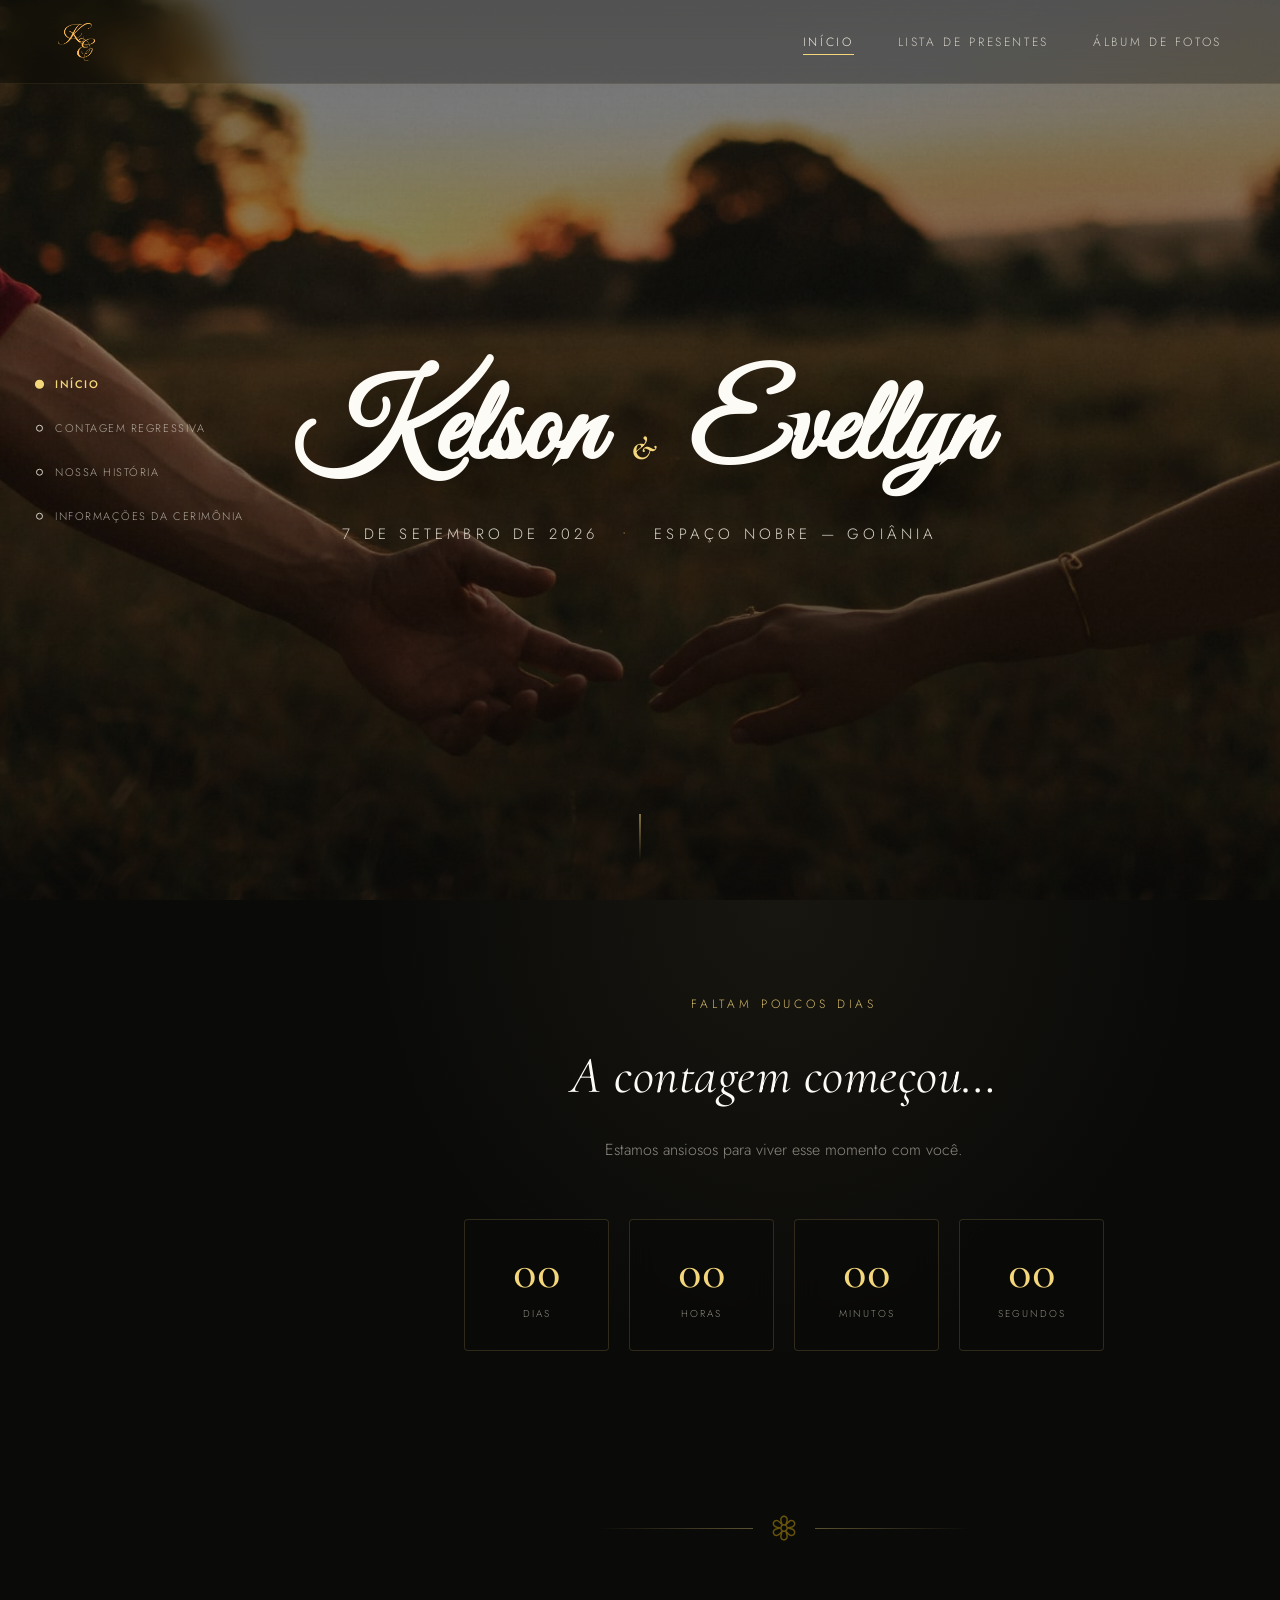
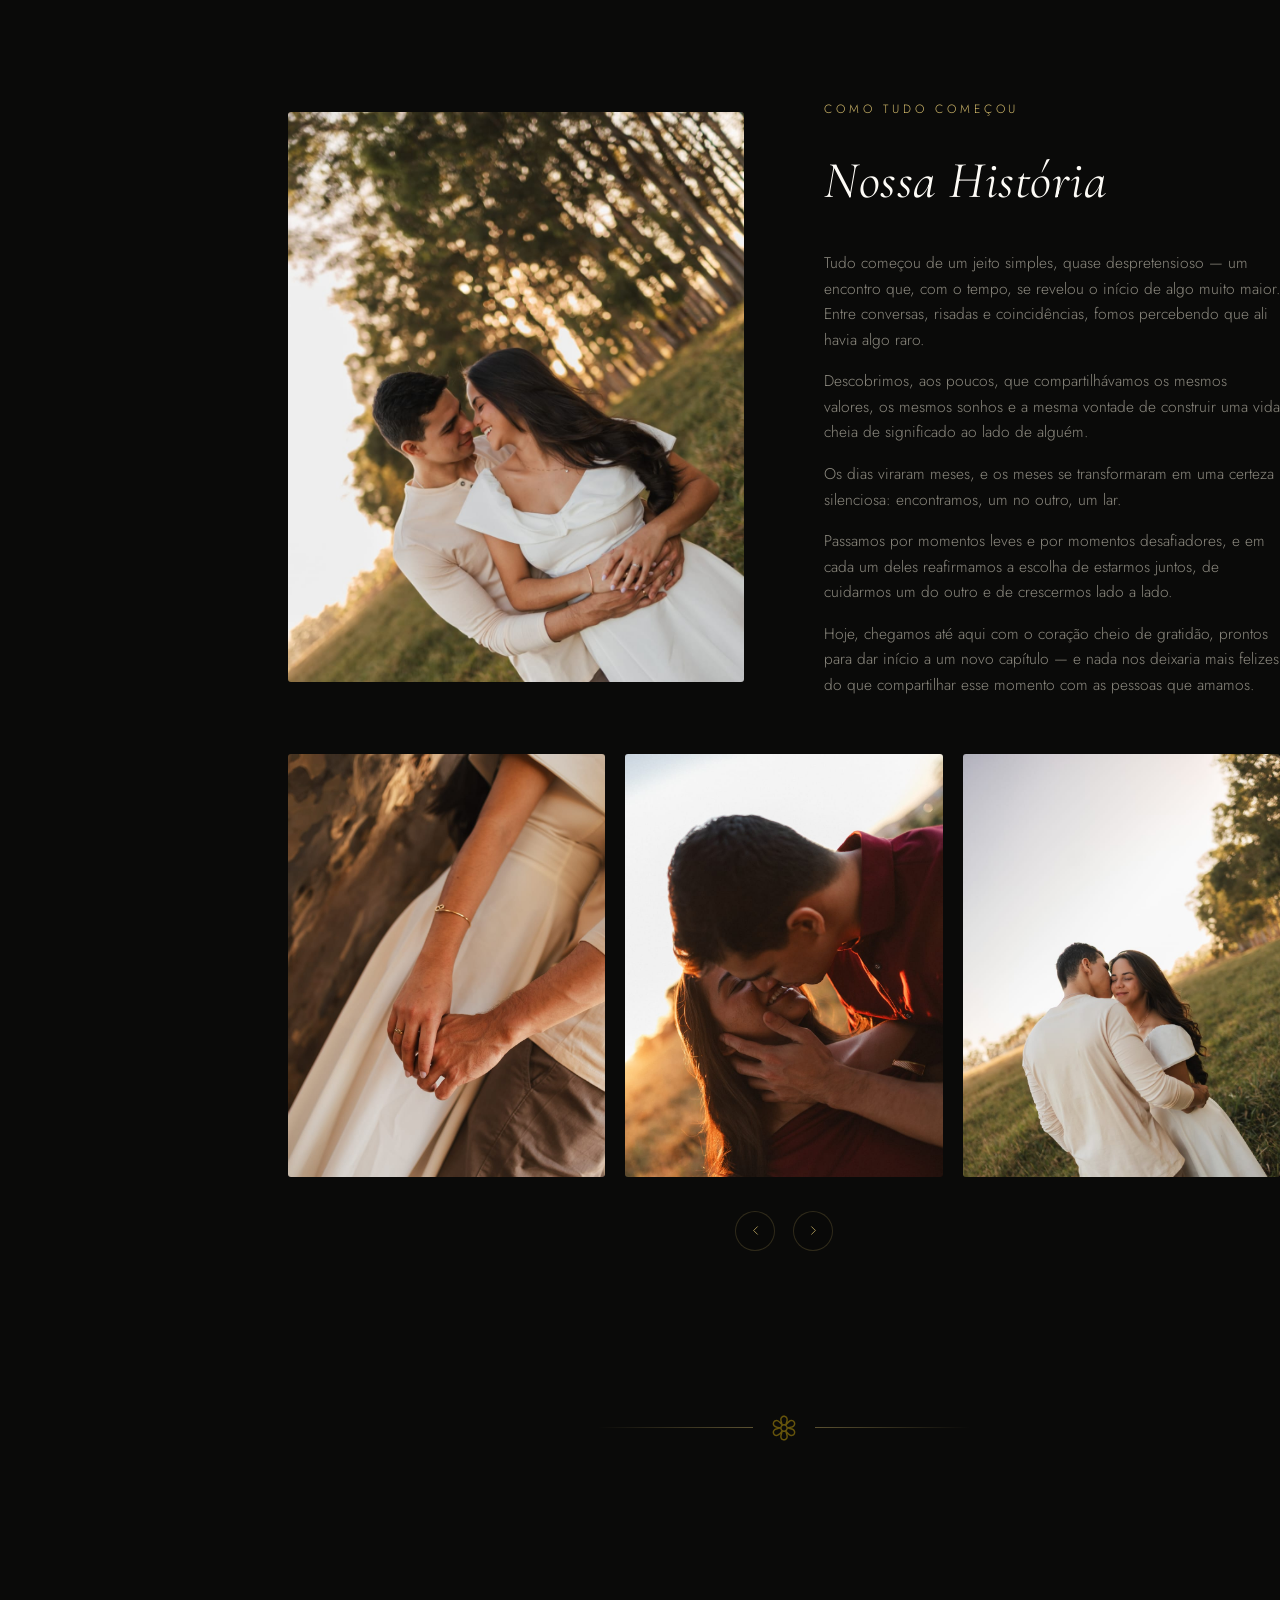
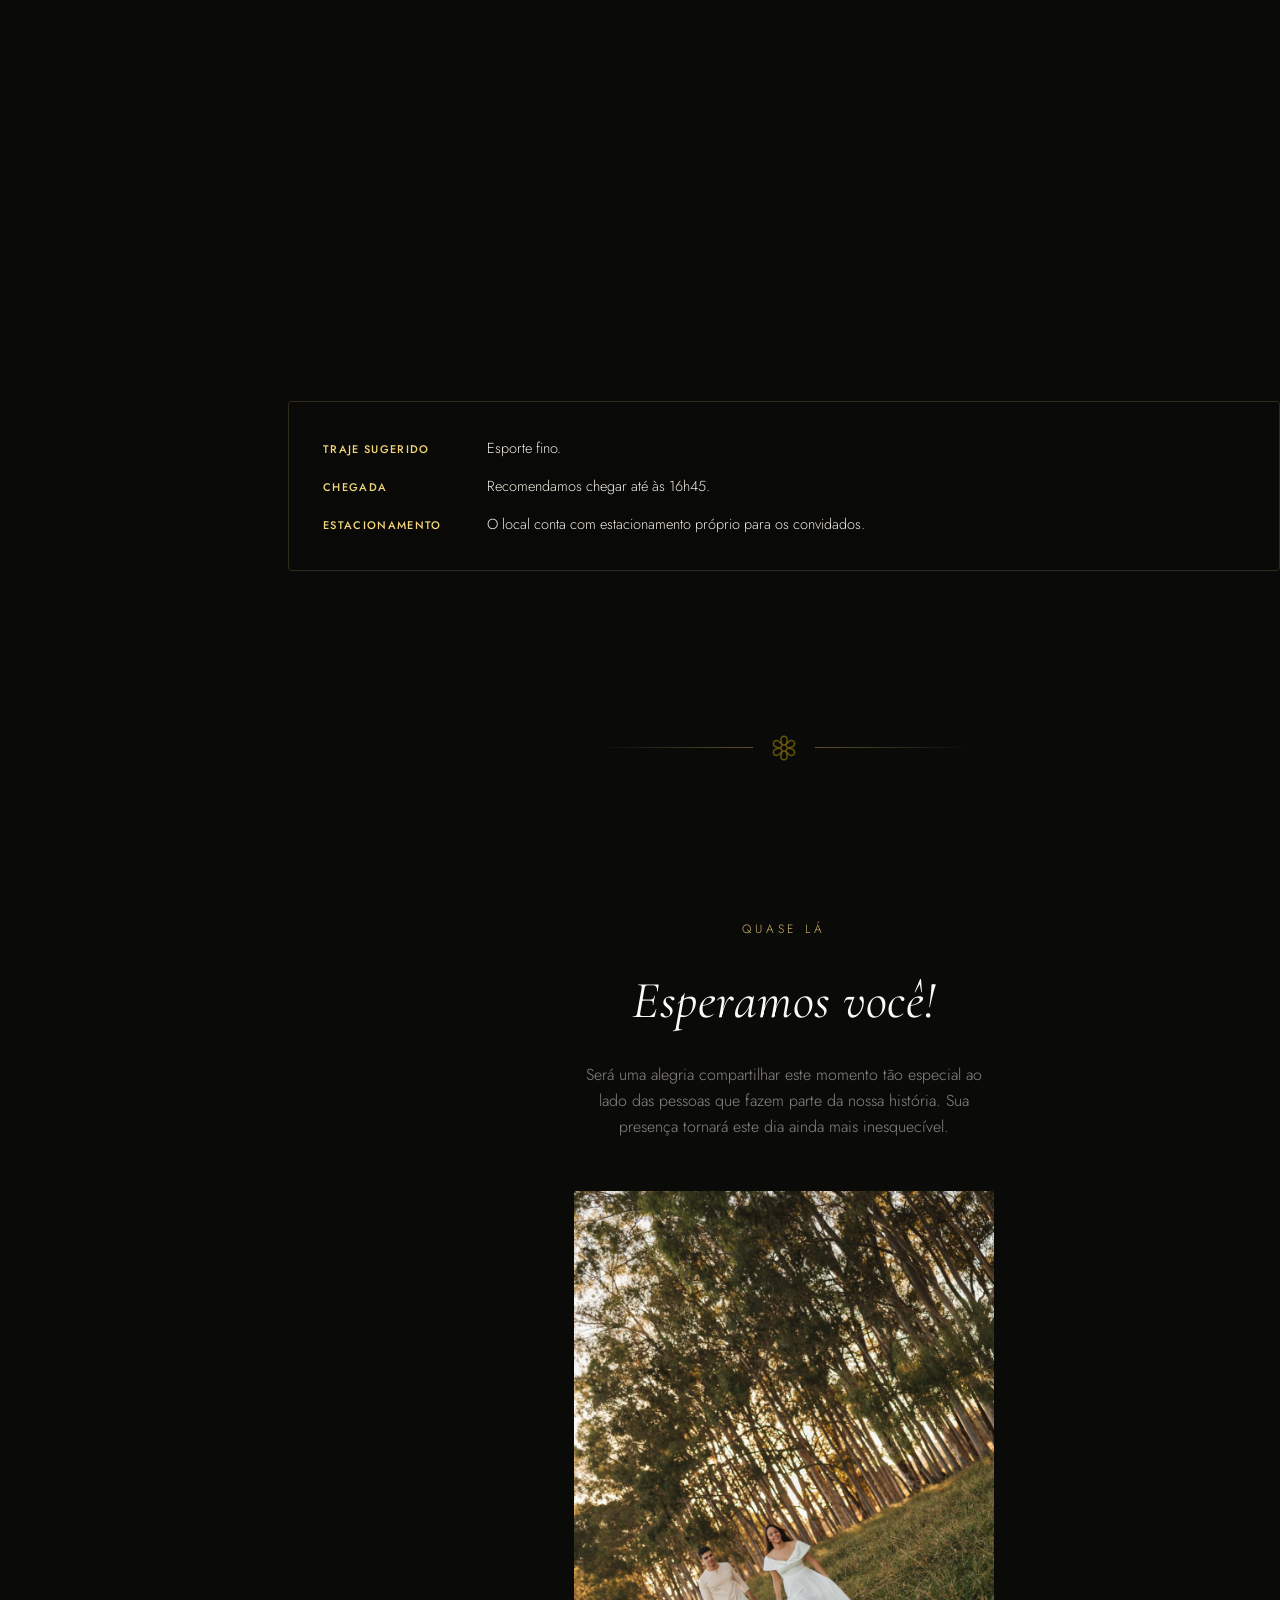
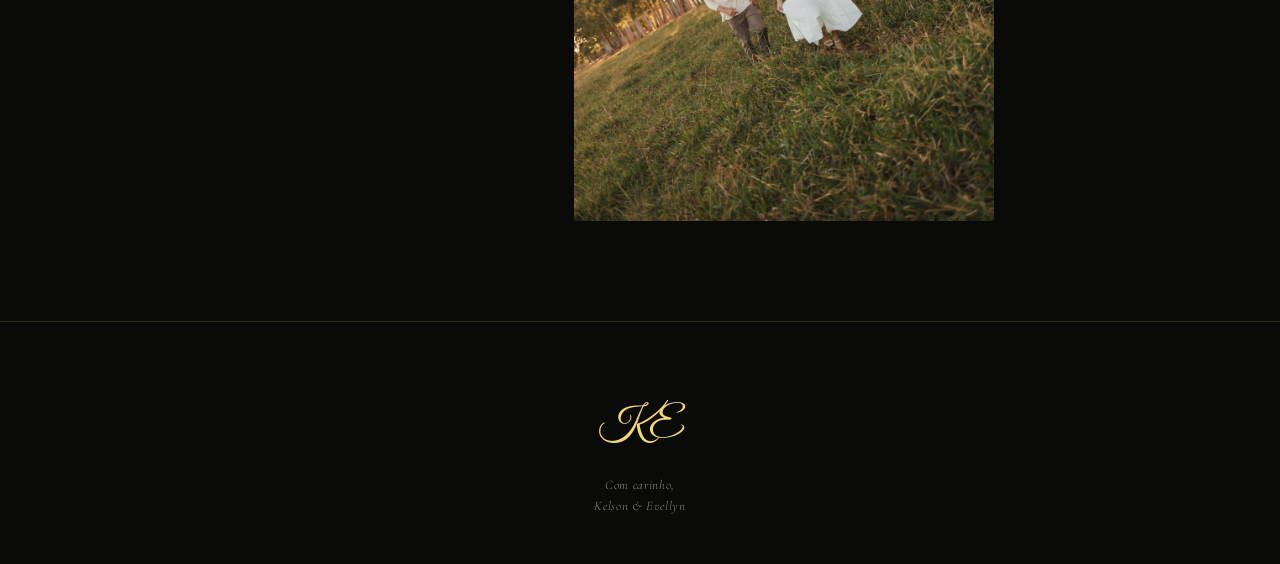
<file: index.html>
<!DOCTYPE html>
<html lang="pt-BR">
<head>
<meta charset="UTF-8" />
<meta name="viewport" content="width=device-width, initial-scale=1.0" />
<title>Kelson & Evellyn — 7 de Setembro de 2026</title>
<meta name="description" content="Casamento de Kelson & Evellyn — 7 de Setembro de 2026, Espaço Nobre, Goiânia." />
<link rel="preconnect" href="https://fonts.googleapis.com" />
<link rel="preconnect" href="https://fonts.gstatic.com" crossorigin />
<link href="https://fonts.googleapis.com/css2?family=Great+Vibes&family=Cormorant+Garamond:ital,wght@0,400;0,500;1,400;1,500&family=Jost:wght@200;300;400;500&display=swap" rel="stylesheet" />
<!-- Para usar um ícone personalizado na aba do navegador, adicione um arquivo favicon.ico (ou .png) em images/ -->
<link rel="icon" href="images/favicon.ico" sizes="any" />
<link rel="icon" href="images/favicon.png" type="image/png" />
<link rel="stylesheet" href="styles.css" />
</head>
<body class="has-side-nav">

<!-- ============================================================
     TOP NAV
     ============================================================ -->
<header class="top-nav">
  <div class="nav-inner">
    <a href="index.html" class="nav-mark">
      <img src="images/monograma.png" alt="Kelson & Evellyn" class="nav-mono-img"
           onload="this.classList.add('is-loaded'); this.nextElementSibling.classList.add('is-hidden');"
           onerror="this.classList.add('is-hidden');" />
      <span class="nav-mono-fallback">K&amp;E</span>
    </a>
    <nav class="nav-toggle" aria-label="Abrir menu">
      <span></span><span></span><span></span>
    </nav>
    <ul class="nav-links">
      <li><a href="index.html">Início</a></li>
      <li><a href="presentes.html">Lista de Presentes</a></li>
      <li><a href="album.html">Álbum de Fotos</a></li>
    </ul>
  </div>
</header>

<!-- ============================================================
     SIDE DOT NAV
     ============================================================ -->
<nav class="side-nav" aria-label="Navegação de seções">
  <div class="side-nav-item active" data-target="inicio">
    <span class="side-nav-dot"></span><span class="side-nav-label">Início</span>
  </div>
  <div class="side-nav-item" data-target="contagem">
    <span class="side-nav-dot"></span><span class="side-nav-label">Contagem Regressiva</span>
  </div>
  <div class="side-nav-item" data-target="historia">
    <span class="side-nav-dot"></span><span class="side-nav-label">Nossa História</span>
  </div>
  <div class="side-nav-item" data-target="cerimonia">
    <span class="side-nav-dot"></span><span class="side-nav-label">Informações da Cerimônia</span>
  </div>
</nav>

<!-- ============================================================
     HERO
     ============================================================ -->
<section id="inicio" class="hero">
  <div class="hero-media">
    <!-- Substitua o placeholder abaixo por: <img src="images/casal-hero.jpg" alt="Kelson e Evellyn" /> -->
    <!--
    <div class="photo-placeholder">
      <svg viewBox="0 0 24 24" fill="none" stroke="currentColor" stroke-width="1"><path d="M3 7l9-4 9 4v10l-9 4-9-4V7z"/><path d="M3 7l9 4 9-4"/><path d="M12 11v10"/></svg>
      <span>Fotografia do casal — images/casal-hero.jpg</span>
      </div>
    -->
    <img src="images/CASAL_HE.jpeg" alt="Kelson e Evellyn" />    
  </div>
  <div class="hero-overlay"></div>
  <div class="hero-content">
    <h1 class="hero-names">
      <span>Kelson</span>
      <span class="hero-amp">&amp;</span>
      <span>Evellyn</span>
    </h1>
    <p class="hero-meta">7 de Setembro de 2026 <span class="dot">•</span> Espaço Nobre — Goiânia</p>
  </div>
  <div class="scroll-indicator" aria-hidden="true">
    <div class="line"></div>
  </div>
</section>

<!-- ============================================================
     CONTAGEM REGRESSIVA
     ============================================================ -->
<section id="contagem" class="countdown-section">
  <div class="container section-inner">
    <div class="section-head reveal">
      <span class="eyebrow">Faltam poucos dias</span>
      <h2 class="section-title">A contagem começou&hellip;</h2>
      <p class="section-lede" style="margin-left:auto;margin-right:auto;">Estamos ansiosos para viver esse momento com você.</p>
    </div>

    <div class="countdown-grid reveal" data-countdown>
      <div class="countdown-card">
        <div class="countdown-number" data-days>00</div>
        <div class="countdown-label">Dias</div>
      </div>
      <div class="countdown-card">
        <div class="countdown-number" data-hours>00</div>
        <div class="countdown-label">Horas</div>
      </div>
      <div class="countdown-card">
        <div class="countdown-number" data-minutes>00</div>
        <div class="countdown-label">Minutos</div>
      </div>
      <div class="countdown-card">
        <div class="countdown-number" data-seconds>00</div>
        <div class="countdown-label">Segundos</div>
      </div>
    </div>
  </div>
</section>

<div class="divider" aria-hidden="true">
  <span class="divider-line"></span>
  <img src="images/divider.svg" alt="" class="divider-icon">
  <span class="divider-line right"></span>
</div>

<!-- ============================================================
     NOSSA HISTÓRIA
     ============================================================ -->
<section id="historia">
  <div class="container section-inner">
    <div class="story-grid">
      <div class="story-main-photo reveal">
        <!-- Substitua por: <img src="images/casal-principal.jpg" alt="Kelson e Evellyn" /> -->
        <!--
        <div class="photo-placeholder">
          <svg viewBox="0 0 24 24" fill="none" stroke="currentColor" stroke-width="1"><path d="M3 7l9-4 9 4v10l-9 4-9-4V7z"/><path d="M3 7l9 4 9-4"/><path d="M12 11v10"/></svg>
          <span>Fotografia principal — images/casal-principal.jpg</span>
        </div>
        -->
        <img src="images/casal-principal.jpeg" alt="Kelson e Evellyn" />
      </div>

      <div class="story-text reveal">
        <span class="eyebrow">Como tudo começou</span>
        <h2 class="section-title" style="margin-bottom:26px;">Nossa História</h2>

        <p>Tudo começou de um jeito simples, quase despretensioso — um encontro que, com o tempo, se revelou o início de algo muito maior. Entre conversas, risadas e coincidências, fomos percebendo que ali havia algo raro.</p>
        <p>Descobrimos, aos poucos, que compartilhávamos os mesmos valores, os mesmos sonhos e a mesma vontade de construir uma vida cheia de significado ao lado de alguém.</p>
        <p>Os dias viraram meses, e os meses se transformaram em uma certeza silenciosa: encontramos, um no outro, um lar.</p>
        <p>Passamos por momentos leves e por momentos desafiadores, e em cada um deles reafirmamos a escolha de estarmos juntos, de cuidarmos um do outro e de crescermos lado a lado.</p>
        <p>Hoje, chegamos até aqui com o coração cheio de gratidão, prontos para dar início a um novo capítulo — e nada nos deixaria mais felizes do que compartilhar esse momento com as pessoas que amamos.</p>
      </div>
    </div>

    <!-- Carrossel -->
    <div class="carousel-wrap reveal">
      <div class="carousel-track" data-carousel-track>
        <div class="carousel-item">
          <img src="images/carrossel-01.jpeg" alt="Kelson e Evellyn" />
        </div>
        <div class="carousel-item">
          <img src="images/carrossel-02.jpeg" alt="Kelson e Evellyn" />
        </div>
        <div class="carousel-item">
          <img src="images/carrossel-03.jpeg" alt="Kelson e Evellyn" />
        </div>
        <div class="carousel-item">
          <img src="images/carrossel-04.jpeg" alt="Kelson e Evellyn" />
        </div>
        
      </div>
      <div class="carousel-arrows">
        <button class="carousel-arrow" data-carousel-prev aria-label="Anterior">
          <svg viewBox="0 0 24 24" fill="none" stroke-linecap="round" stroke-linejoin="round"><path d="M15 18l-6-6 6-6"/></svg>
        </button>
        <button class="carousel-arrow" data-carousel-next aria-label="Próxima">
          <svg viewBox="0 0 24 24" fill="none" stroke-linecap="round" stroke-linejoin="round"><path d="M9 18l6-6-6-6"/></svg>
        </button>
      </div>
    </div>
  </div>
</section>

<div class="divider" aria-hidden="true">
  <span class="divider-line"></span>
  <img src="images/divider.svg" alt="" class="divider-icon">
  <span class="divider-line right"></span>
</div>

<!-- ============================================================
     INFORMAÇÕES DA CERIMÔNIA
     ============================================================ -->
<section id="cerimonia">
  <div class="container section-inner">
    <div class="section-head reveal">
      <span class="eyebrow">Data e local</span>
      <h2 class="section-title">Informações da Cerimônia</h2>
    </div>

    <div class="ceremony-grid reveal">
      <div class="ceremony-card">
        <span class="k-label">Data</span>
        <span class="k-value">07 Set 2026</span>
      </div>
      <div class="ceremony-card">
        <span class="k-label">Horário</span>
        <span class="k-value">16h30</span>
      </div>
      <div class="ceremony-card">
        <span class="k-label">Local</span>
        <span class="k-value">Espaço Nobre</span>
      </div>
      <div class="ceremony-card">
        <span class="k-label">Endereço</span>
        <span class="k-value">Goiânia — GO</span>
      </div>
    </div>

    <a class="map-btn reveal" href="https://maps.app.goo.gl/1MG5jCW92XtSpKgh8" target="_blank" rel="noopener">
      <svg viewBox="0 0 24 24" fill="none" stroke="currentColor" stroke-width="1.4" stroke-linecap="round" stroke-linejoin="round"><path d="M20 10c0 6-8 12-8 12s-8-6-8-12a8 8 0 0 1 16 0Z"/><circle cx="12" cy="10" r="3"/></svg>
      Ver localização
    </a>

    <div class="info-card reveal">
      <ul>
        <li><strong>Traje sugerido</strong> Esporte fino.</li>
        <li><strong>Chegada</strong> Recomendamos chegar até às 16h45.</li>
        <li><strong>Estacionamento</strong> O local conta com estacionamento próprio para os convidados.</li>
      </ul>
    </div>
  </div>
</section>

<div class="divider" aria-hidden="true">
  <span class="divider-line"></span>
  <img src="images/divider.svg" alt="" class="divider-icon">
  <span class="divider-line right"></span>
</div>

<!-- ============================================================
     ESPERAMOS VOCÊ
     ============================================================ -->
<section id="esperamos" class="await-section">
  <div class="container section-inner">
    <div class="reveal">
      <span class="eyebrow">Quase lá</span>
      <h2 class="section-title">Esperamos você!</h2>
      <p class="section-lede" style="margin-left:auto;margin-right:auto;">Será uma alegria compartilhar este momento tão especial ao lado das pessoas que fazem parte da nossa história. Sua presença tornará este dia ainda mais inesquecível.</p>
    </div>

    <div class="await-photo reveal">
      <!-- Substitua por: <img src="images/casal-final.jpg" alt="Kelson e Evellyn" /> -->
      <!--
      <div class="photo-placeholder">
        <svg viewBox="0 0 24 24" fill="none" stroke="currentColor" stroke-width="1"><path d="M3 7l9-4 9 4v10l-9 4-9-4V7z"/><path d="M3 7l9 4 9-4"/><path d="M12 11v10"/></svg>
        <span>Fotografia horizontal — images/casal-final.jpg</span>
      </div>
      -->
      <img src="images/casal-final.jpeg" alt="Kelson e Evellyn" />
    </div>
  </div>
</section>

<!-- ============================================================
     FOOTER
     ============================================================ -->
<footer>
  <div class="footer-mark">KE</div>
  <p class="footer-text">Com carinho,<br />Kelson &amp; Evellyn</p>
</footer>

<button class="back-to-top" aria-label="Voltar ao topo">
  <svg viewBox="0 0 24 24" fill="none" stroke-linecap="round" stroke-linejoin="round"><path d="M12 19V5M5 12l7-7 7 7"/></svg>
</button>

<script src="script.js"></script>
</body>
</html>
</file>
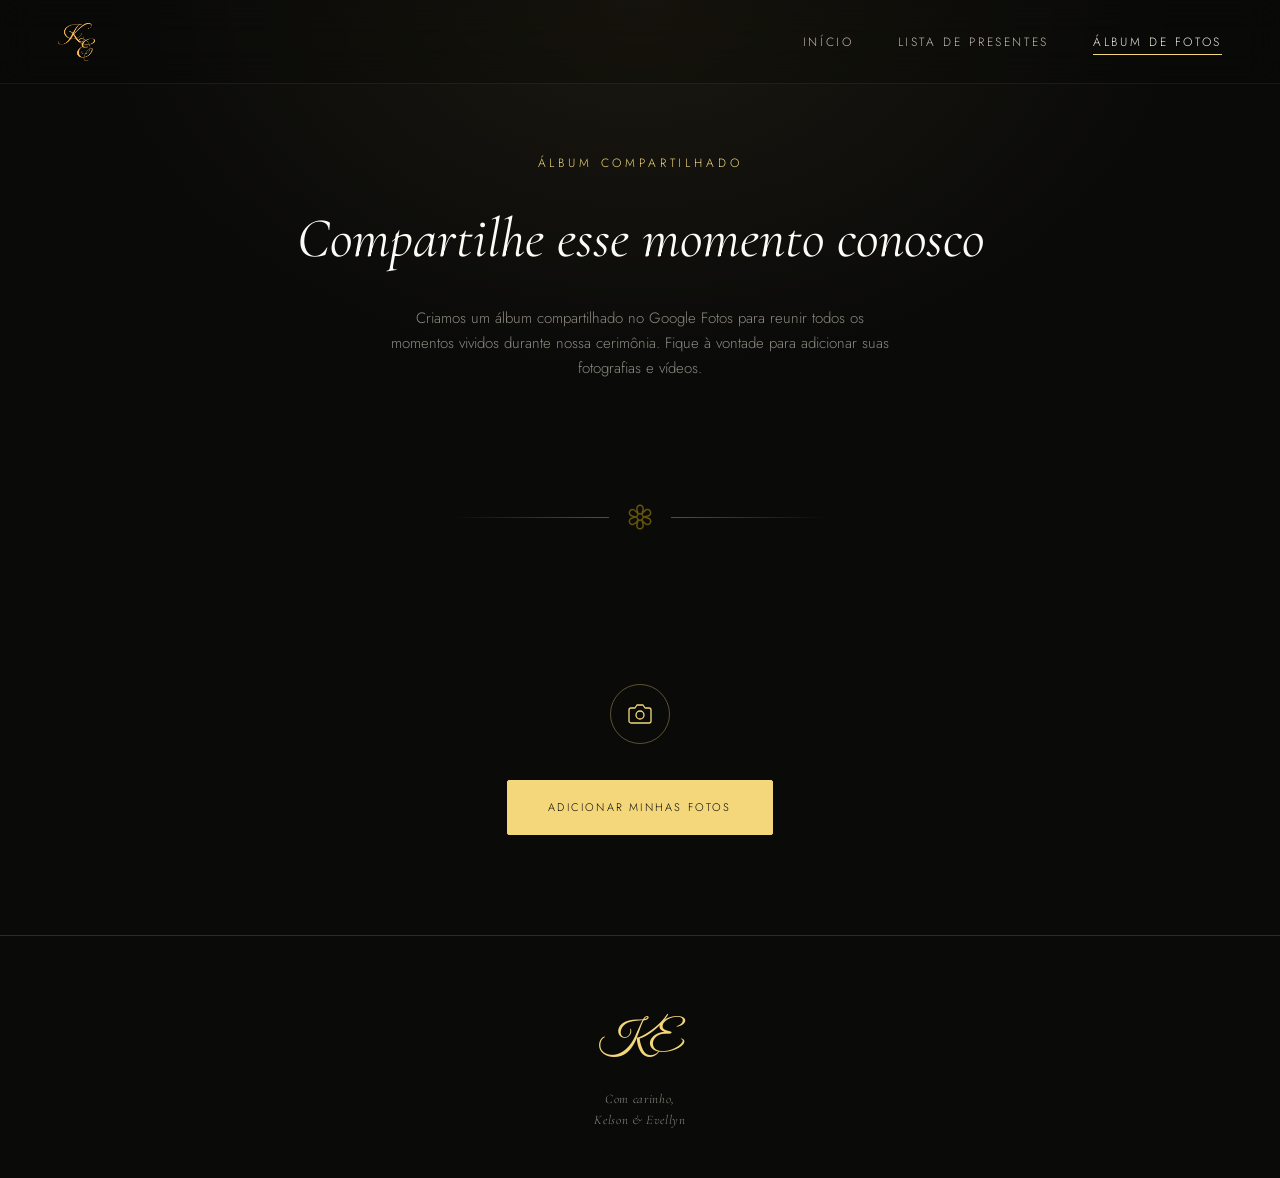
<file: album.html>
<!DOCTYPE html>
<html lang="pt-BR">
<head>
<meta charset="UTF-8" />
<meta name="viewport" content="width=device-width, initial-scale=1.0" />
<title>Álbum de Fotos — Kelson & Evellyn</title>
<link rel="preconnect" href="https://fonts.googleapis.com" />
<link rel="preconnect" href="https://fonts.gstatic.com" crossorigin />
<link href="https://fonts.googleapis.com/css2?family=Great+Vibes&family=Cormorant+Garamond:ital,wght@0,400;0,500;1,400;1,500&family=Jost:wght@200;300;400;500&display=swap" rel="stylesheet" />
<link rel="icon" href="images/favicon.ico" sizes="any" />
<link rel="icon" href="images/favicon.png" type="image/png" />
<link rel="stylesheet" href="styles.css" />
</head>
<body>

<header class="top-nav">
  <div class="nav-inner">
    <a href="index.html" class="nav-mark">
      <img src="images/monograma.png" alt="Kelson & Evellyn" class="nav-mono-img"
           onload="this.classList.add('is-loaded'); this.nextElementSibling.classList.add('is-hidden');"
           onerror="this.classList.add('is-hidden');" />
      <span class="nav-mono-fallback">K&amp;E</span>
    </a>
    <nav class="nav-toggle" aria-label="Abrir menu">
      <span></span><span></span><span></span>
    </nav>
    <ul class="nav-links">
      <li><a href="index.html">Início</a></li>
      <li><a href="presentes.html">Lista de Presentes</a></li>
      <li><a href="album.html">Álbum de Fotos</a></li>
    </ul>
  </div>
</header>

<div class="page-hero">
  <div class="container">
    <span class="eyebrow reveal">Álbum compartilhado</span>
    <h1 class="reveal">Compartilhe esse momento conosco</h1>
    <p class="reveal">Criamos um álbum compartilhado no Google Fotos para reunir todos os momentos vividos durante nossa cerimônia. Fique à vontade para adicionar suas fotografias e vídeos.</p>
  </div>
</div>

<div class="divider" aria-hidden="true">
  <span class="divider-line"></span>
  <img src="images/divider.svg" alt="" class="divider-icon">
  <span class="divider-line right"></span>
</div>

<section>
  <div class="container section-inner">
    <div class="album-card reveal">
      <div class="album-icon">
        <svg viewBox="0 0 24 24" fill="none" stroke="currentColor" stroke-width="1.3" stroke-linecap="round" stroke-linejoin="round">
          <path d="M23 19a2 2 0 0 1-2 2H3a2 2 0 0 1-2-2V8a2 2 0 0 1 2-2h4l2-3h6l2 3h4a2 2 0 0 1 2 2z"/>
          <circle cx="12" cy="13" r="4"/>
        </svg>
      </div>

      <div class="album-actions">
        <!-- Substitua o href abaixo pelo link real do álbum compartilhado do Google Fotos -->
        <a class="primary-btn" href="https://photos.app.goo.gl/789wXPXpuwPH83Mg7" target="_blank" rel="noopener">Adicionar minhas fotos</a>

        
      </div>
    </div>
  </div>
</section>

<footer>
  <div class="footer-mark">KE</div>
  <p class="footer-text">Com carinho,<br />Kelson &amp; Evellyn</p>
</footer>

<button class="back-to-top" aria-label="Voltar ao topo">
  <svg viewBox="0 0 24 24" fill="none" stroke-linecap="round" stroke-linejoin="round"><path d="M12 19V5M5 12l7-7 7 7"/></svg>
</button>

<script src="script.js"></script>
</body>
</html>
</file>
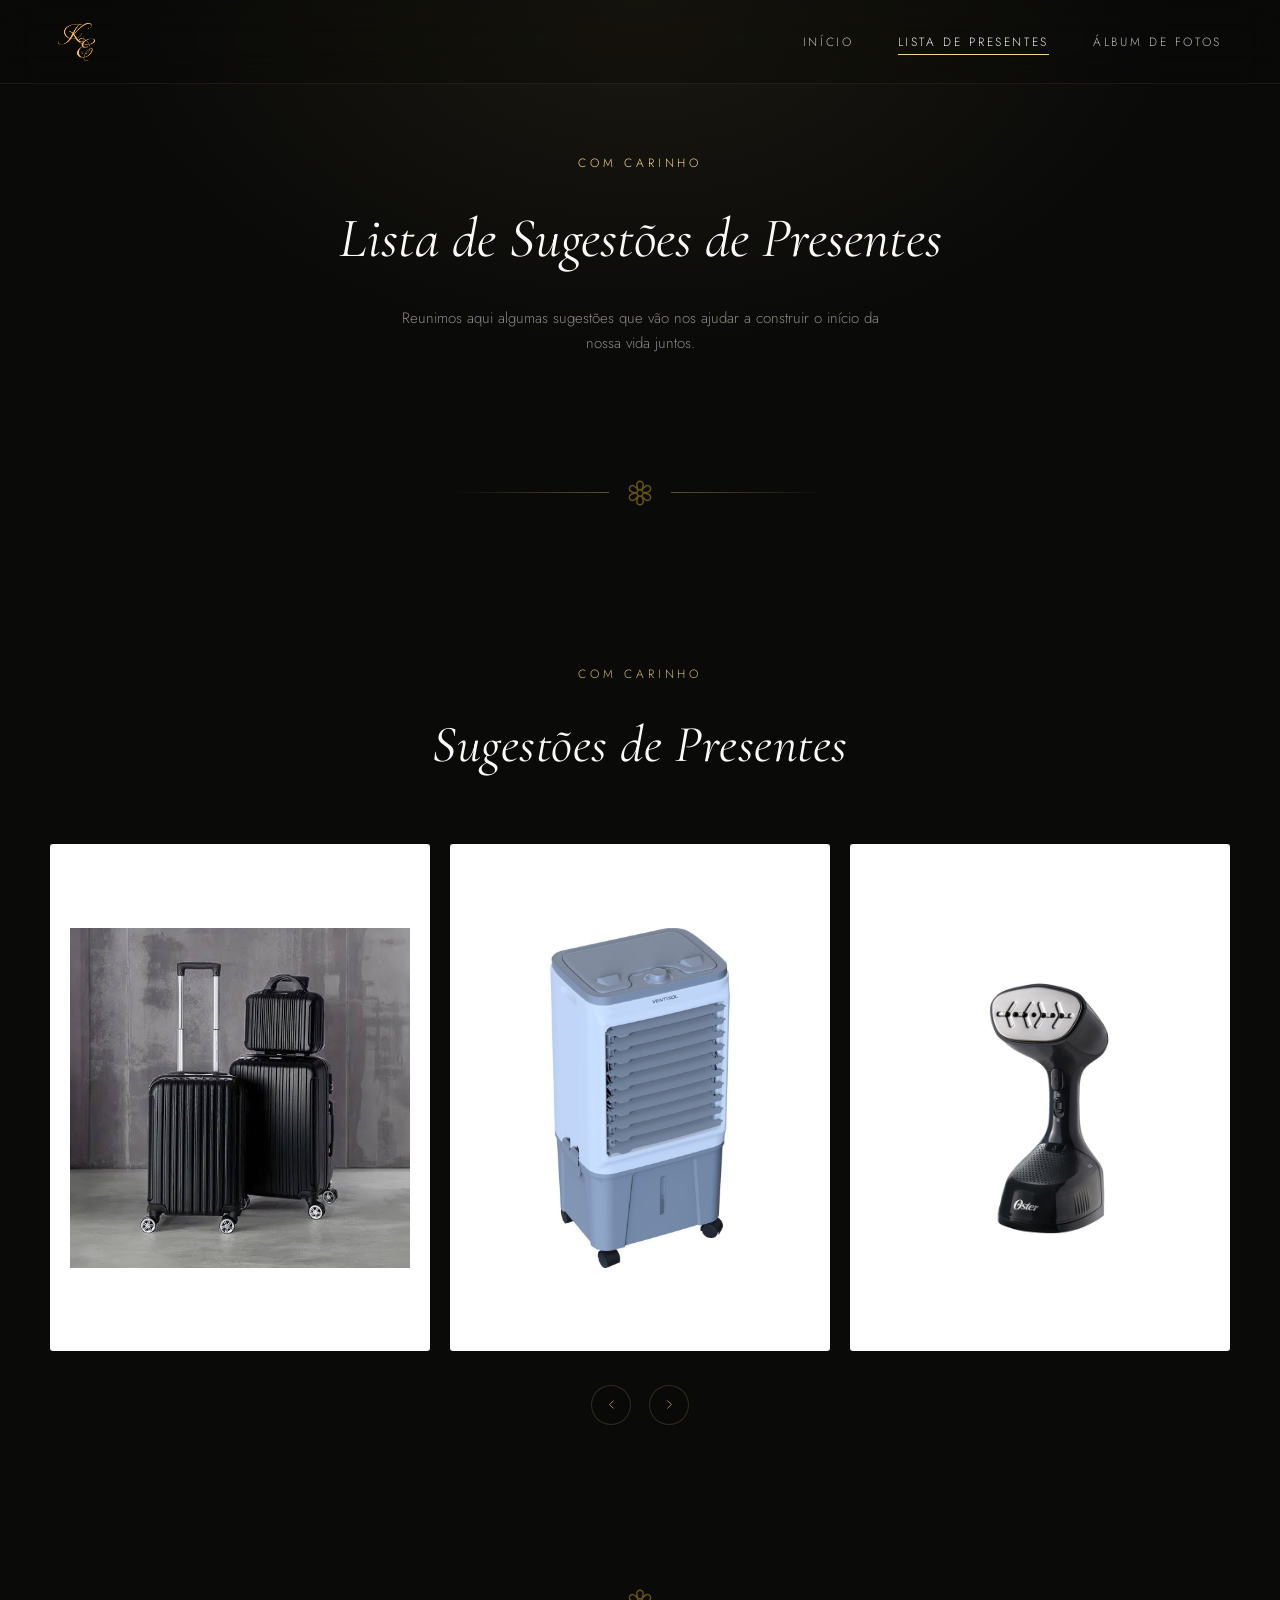
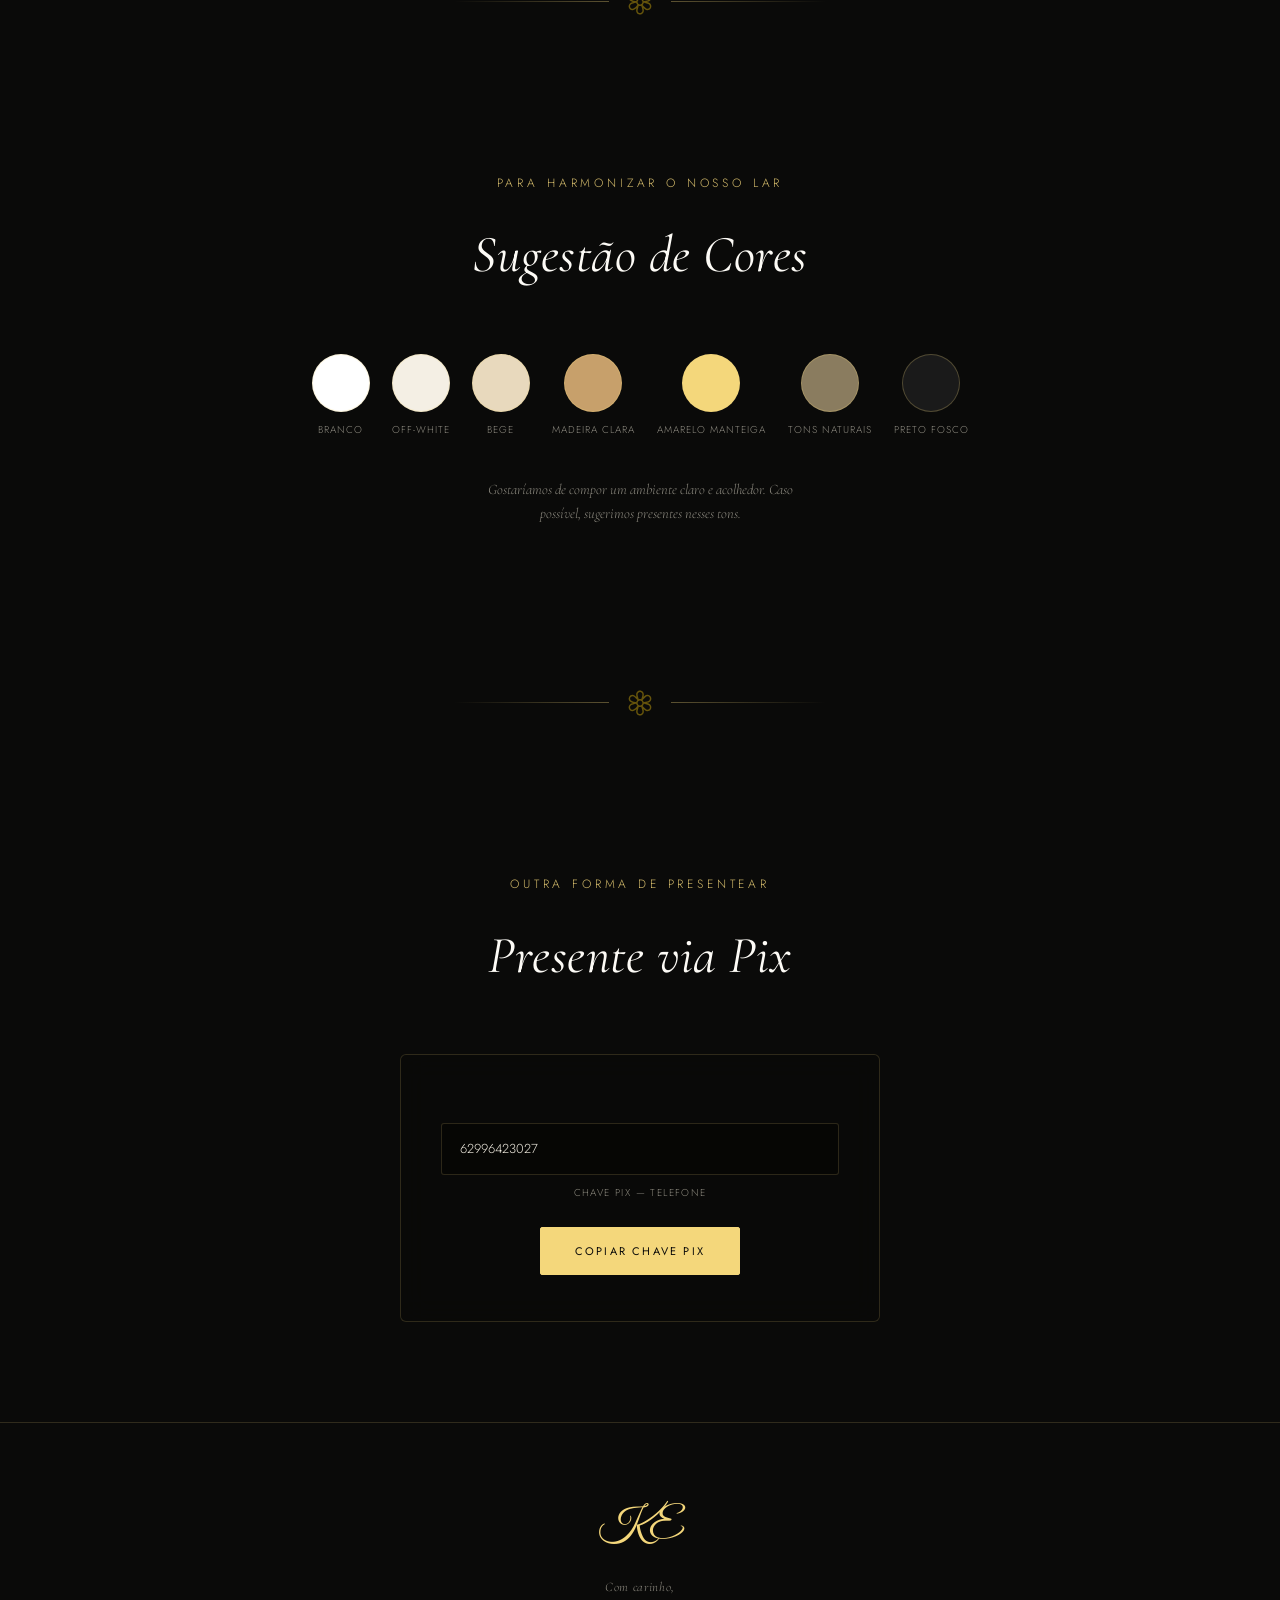
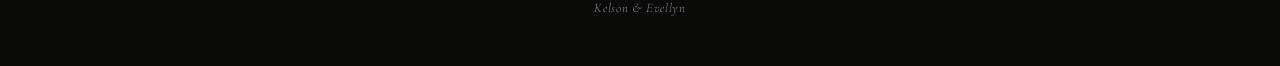
<file: presentes.html>
<!DOCTYPE html>
<html lang="pt-BR">
<head>
<meta charset="UTF-8" />
<meta name="viewport" content="width=device-width, initial-scale=1.0" />
<title>Lista de Presentes — Kelson & Evellyn</title>
<link rel="preconnect" href="https://fonts.googleapis.com" />
<link rel="preconnect" href="https://fonts.gstatic.com" crossorigin />
<link href="https://fonts.googleapis.com/css2?family=Great+Vibes&family=Cormorant+Garamond:ital,wght@0,400;0,500;1,400;1,500&family=Jost:wght@200;300;400;500&display=swap" rel="stylesheet" />
<link rel="icon" href="images/favicon.ico" sizes="any" />
<link rel="icon" href="images/favicon.png" type="image/png" />
<link rel="stylesheet" href="styles.css" />
</head>
<body>

<header class="top-nav">
  <div class="nav-inner">
    <a href="index.html" class="nav-mark">
      <img src="images/monograma.png" alt="Kelson & Evellyn" class="nav-mono-img"
           onload="this.classList.add('is-loaded'); this.nextElementSibling.classList.add('is-hidden');"
           onerror="this.classList.add('is-hidden');" />
      <span class="nav-mono-fallback">K&amp;E</span>
    </a>
    <nav class="nav-toggle" aria-label="Abrir menu">
      <span></span><span></span><span></span>
    </nav>
    <ul class="nav-links">
      <li><a href="index.html">Início</a></li>
      <li><a href="presentes.html">Lista de Presentes</a></li>
      <li><a href="album.html">Álbum de Fotos</a></li>
    </ul>
  </div>
</header>

<div class="page-hero">
  <div class="container">
    <span class="eyebrow reveal">Com carinho</span>
    <h1 class="reveal">Lista de Sugestões de Presentes</h1>
    <p class="reveal">Reunimos aqui algumas sugestões que vão nos ajudar a construir o início da nossa vida juntos.</p>
  </div>
</div>

<div class="divider" aria-hidden="true">
  <span class="divider-line"></span>
  <img src="images/divider.svg" alt="" class="divider-icon">
  <span class="divider-line right"></span>
</div>

<section>
  <div class="container section-inner">
    <div class="section-head reveal">
      <span class="eyebrow">Com carinho</span>
      <h2 class="section-title">Sugestões de Presentes</h2>
    </div>

    <div class="carousel-wrap gift-carousel reveal">
      <div class="carousel-track" data-carousel-track>
        <div class="carousel-item gift-carousel-item"><img src="images/IMG1.jpeg" alt="Sugestão de presente 1" /></div>
        <div class="carousel-item gift-carousel-item"><img src="images/IMG2.jpeg" alt="Sugestão de presente 2" /></div>
        <div class="carousel-item gift-carousel-item"><img src="images/IMG3.jpeg" alt="Sugestão de presente 3" /></div>
        <div class="carousel-item gift-carousel-item"><img src="images/IMG4.jpeg" alt="Sugestão de presente 4" /></div>
        <div class="carousel-item gift-carousel-item"><img src="images/IMG5.jpeg" alt="Sugestão de presente 5" /></div>
        <div class="carousel-item gift-carousel-item"><img src="images/IMG6.jpeg" alt="Sugestão de presente 6" /></div>
        <div class="carousel-item gift-carousel-item"><img src="images/IMG7.jpeg" alt="Sugestão de presente 7" /></div>
        <div class="carousel-item gift-carousel-item"><img src="images/IMG8.jpeg" alt="Sugestão de presente 8" /></div>
        <div class="carousel-item gift-carousel-item"><img src="images/IMG9.jpeg" alt="Sugestão de presente 9" /></div>
        <div class="carousel-item gift-carousel-item"><img src="images/IMG10.jpeg" alt="Sugestão de presente 10" /></div>
      </div>
      <div class="carousel-arrows">
        <button class="carousel-arrow" data-carousel-prev aria-label="Anterior">
          <svg viewBox="0 0 24 24" fill="none" stroke-linecap="round" stroke-linejoin="round"><path d="M15 18l-6-6 6-6"/></svg>
        </button>
        <button class="carousel-arrow" data-carousel-next aria-label="Próxima">
          <svg viewBox="0 0 24 24" fill="none" stroke-linecap="round" stroke-linejoin="round"><path d="M9 18l6-6-6-6"/></svg>
        </button>
      </div>
    </div>
  </div>
</section>

<div class="divider" aria-hidden="true">
  <span class="divider-line"></span>
  <img src="images/divider.svg" alt="" class="divider-icon">
  <span class="divider-line right"></span>
</div>

<!-- Sugestão de cores -->
<section>
  <div class="container section-inner">
    <div class="section-head reveal">
      <span class="eyebrow">Para harmonizar o nosso lar</span>
      <h2 class="section-title">Sugestão de Cores</h2>
    </div>

    <div class="palette-row reveal">
      <div class="swatch"><div class="swatch-circle" style="background:#ffffff;"></div><span>Branco</span></div>
      <div class="swatch"><div class="swatch-circle" style="background:#f4efe4;"></div><span>Off-white</span></div>
      <div class="swatch"><div class="swatch-circle" style="background:#e8d9bd;"></div><span>Bege</span></div>
      <div class="swatch"><div class="swatch-circle" style="background:#c7a06b;"></div><span>Madeira clara</span></div>
      <div class="swatch"><div class="swatch-circle" style="background:#f4d77b;"></div><span>Amarelo manteiga</span></div>
      <div class="swatch"><div class="swatch-circle" style="background:#8a7c5f;"></div><span>Tons naturais</span></div>
      <div class="swatch"><div class="swatch-circle" style="background:#1a1a1a;"></div><span>Preto fosco</span></div>
    </div>

    <p class="palette-note reveal">Gostaríamos de compor um ambiente claro e acolhedor. Caso possível, sugerimos presentes nesses tons.</p>
  </div>
</section>

<div class="divider" aria-hidden="true">
  <span class="divider-line"></span>
  <img src="images/divider.svg" alt="" class="divider-icon">
  <span class="divider-line right"></span>
</div>

<!-- Pix -->
<section>
  <div class="container section-inner">
    <div class="section-head reveal">
      <span class="eyebrow">Outra forma de presentear</span>
      <h2 class="section-title">Presente via Pix</h2>
    </div>

    <div class="pix-card reveal">
      <div class="pix-key-row">
        <code data-pix-key>62996423027</code>
      </div>
      <p class="pix-key-type">Chave Pix — Telefone</p>

      <button class="copy-btn" data-copy-pix data-pix-payload="00020126360014BR.GOV.BCB.PIX0114+55629964230275204000053039865802BR5921Kelson da Silva Neves6009SAO PAULO62140510yFKGaKC9SX63043EAC">Copiar chave Pix</button>
    </div>
  </div>
</section>

<footer>
  <div class="footer-mark">KE</div>
  <p class="footer-text">Com carinho,<br />Kelson &amp; Evellyn</p>
</footer>

<button class="back-to-top" aria-label="Voltar ao topo">
  <svg viewBox="0 0 24 24" fill="none" stroke-linecap="round" stroke-linejoin="round"><path d="M12 19V5M5 12l7-7 7 7"/></svg>
</button>

<script src="script.js"></script>
</body>
</html>
</file>
<file: styles.css>
/* ============================================================
   K&E — Wedding Site
   Design tokens
   ============================================================ */

:root {
  /* Color */
  --black: #0a0a09;
  --black-soft: #141210;
  --black-elevated: #1c1811;
  --butter: #f4d77b;
  --butter-soft: #f6e2a3;
  --butter-dim: rgba(244, 215, 123, 0.35);
  --butter-faint: rgba(244, 215, 123, 0.14);
  --white: #fdfbf6;
  --offwhite: #f2ede1;
  --gray: #8c897f;
  --gray-dim: #5e5b53;
  --gray-pale: #d8d5c9;

  --glass-bg: rgba(10, 10, 9, 0.55);
  --glass-bg-strong: rgba(10, 10, 9, 0.78);
  --glass-border: rgba(244, 215, 123, 0.16);

  /* Type */
  --font-script: "Great Vibes", cursive;
  --font-serif: "Cormorant Garamond", serif;
  --font-sans: "Jost", sans-serif;

  /* Layout */
  --nav-height: 84px;
  --side-nav-width: 64px;
  --max-width: 1180px;
  --ease: cubic-bezier(0.22, 1, 0.36, 1);
  --rail: 288px;
}

* {
  margin: 0;
  padding: 0;
  box-sizing: border-box;
}

html {
  scroll-behavior: smooth;
}

@media (prefers-reduced-motion: reduce) {
  html {
    scroll-behavior: auto;
  }
  *,
  *::before,
  *::after {
    animation-duration: 0.001ms !important;
    animation-iteration-count: 1 !important;
    transition-duration: 0.001ms !important;
  }
}

body {
  background: var(--black);
  color: var(--offwhite);
  font-family: var(--font-sans);
  font-weight: 300;
  line-height: 1.65;
  overflow-x: hidden;
  -webkit-font-smoothing: antialiased;
}

img {
  max-width: 100%;
  display: block;
}

a {
  color: inherit;
  text-decoration: none;
}

button {
  font-family: inherit;
  cursor: pointer;
  border: none;
  background: none;
  color: inherit;
}

::selection {
  background: var(--butter-dim);
  color: var(--black);
}

:focus-visible {
  outline: 1px solid var(--butter);
  outline-offset: 4px;
}

.container {
  max-width: var(--max-width);
  margin: 0 auto;
  padding: 0 32px;
}

.eyebrow {
  display: inline-block;
  font-family: var(--font-sans);
  font-size: 12px;
  letter-spacing: 0.32em;
  text-transform: uppercase;
  color: var(--butter);
  opacity: 0.85;
  margin-bottom: 18px;
}

.section-title {
  font-family: var(--font-serif);
  font-weight: 400;
  font-style: italic;
  font-size: clamp(32px, 4.5vw, 52px);
  color: var(--white);
  letter-spacing: 0.01em;
}

.section-lede {
  font-family: var(--font-sans);
  font-weight: 300;
  font-size: 16px;
  color: var(--gray);
  max-width: 46ch;
  margin-top: 18px;
}

/* ============================================================
   Reveal-on-scroll
   ============================================================ */

.reveal {
  opacity: 0;
  transform: translateY(28px);
  transition: opacity 0.9s var(--ease), transform 0.9s var(--ease);
}

.reveal.is-visible {
  opacity: 1;
  transform: translateY(0);
}

/* ============================================================
   Top navigation
   ============================================================ */

.top-nav {
  position: fixed;
  top: 0;
  left: 0;
  right: 0;
  z-index: 500;
  height: var(--nav-height);
  display: flex;
  align-items: center;
  padding: 0 40px;
  background: rgba(10, 10, 9, 0.28);
  backdrop-filter: blur(18px) saturate(140%);
  -webkit-backdrop-filter: blur(18px) saturate(140%);
  border-bottom: 1px solid rgba(244, 215, 123, 0.08);
  transition: background 0.4s var(--ease), height 0.4s var(--ease), border-color 0.4s var(--ease);
}

.top-nav.scrolled {
  height: 66px;
  background: var(--glass-bg-strong);
  border-bottom-color: var(--glass-border);
}

.top-nav .container,
.nav-inner {
  width: 100%;
  display: flex;
  align-items: center;
  justify-content: space-between;
  max-width: var(--max-width);
  margin: 0 auto;
  padding: 0 8px;
}

.nav-mark {
  display: flex;
  align-items: center;
}

.nav-mono-img {
  display: none;
  height: 38px;
  width: auto;
}

.nav-mono-img.is-loaded {
  display: block;
}

.nav-mono-fallback {
  font-family: var(--font-script);
  font-size: 30px;
  color: var(--butter);
  line-height: 1;
  letter-spacing: 0.01em;
}

.nav-mono-fallback.is-hidden {
  display: none;
}

.nav-links {
  display: flex;
  align-items: center;
  gap: 44px;
  list-style: none;
}

.nav-links a {
  font-size: 12px;
  letter-spacing: 0.22em;
  text-transform: uppercase;
  color: var(--offwhite);
  opacity: 0.78;
  position: relative;
  padding-bottom: 4px;
  transition: opacity 0.3s var(--ease);
}

.nav-links a::after {
  content: "";
  position: absolute;
  left: 0;
  bottom: 0;
  width: 0;
  height: 1px;
  background: var(--butter);
  transition: width 0.35s var(--ease);
}

.nav-links a:hover,
.nav-links a.active {
  opacity: 1;
}

.nav-links a:hover::after,
.nav-links a.active::after {
  width: 100%;
}

.nav-toggle {
  display: none;
  flex-direction: column;
  gap: 5px;
  width: 26px;
}

.nav-toggle span {
  height: 1px;
  background: var(--offwhite);
  width: 100%;
  transition: transform 0.3s var(--ease), opacity 0.3s var(--ease);
}

/* ============================================================
   Side dot navigation (Apple-style)
   ============================================================ */

.side-nav {
  position: fixed;
  left: 36px;
  top: 50%;
  transform: translateY(-50%);
  z-index: 400;
  display: flex;
  flex-direction: column;
  gap: 26px;
}

.side-nav-item {
  display: flex;
  align-items: center;
  gap: 12px;
  cursor: pointer;
}

.side-nav-dot {
  width: 7px;
  height: 7px;
  border-radius: 50%;
  border: 1px solid var(--gray-pale);
  background: transparent;
  transition: background 0.3s var(--ease), border-color 0.3s var(--ease), transform 0.3s var(--ease);
  flex-shrink: 0;
}

.side-nav-label {
  font-size: 11px;
  letter-spacing: 0.14em;
  text-transform: uppercase;
  color: var(--gray-pale);
  opacity: 0.75;
  transform: translateX(0);
  transition: opacity 0.3s var(--ease), color 0.3s var(--ease);
  white-space: nowrap;
}

.side-nav-item:hover .side-nav-label {
  opacity: 1;
  color: var(--offwhite);
}

.side-nav-item.active .side-nav-dot {
  background: var(--butter);
  border-color: var(--butter);
  transform: scale(1.3);
}

.side-nav-item.active .side-nav-label {
  color: var(--butter);
  opacity: 1;
  font-weight: 500;
}

@media (max-width: 900px) {
  .side-nav {
    display: none;
  }
}

/* Reserve a left rail for the side dot-nav so its always-visible labels
   never overlap page content. Only applied on the homepage (has-side-nav)
   and only once the side-nav itself is shown (>900px). Full-bleed elements
   (hero, footer) break back out to span the complete viewport width. */
@media (min-width: 901px) {
  body.has-side-nav {
    padding-left: var(--rail);
  }

  body.has-side-nav .hero,
  body.has-side-nav footer {
    width: 100vw;
    margin-left: calc(-1 * var(--rail));
  }
}

/* ============================================================
   Hero
   ============================================================ */

.hero {
  position: relative;
  height: 100svh;
  min-height: 560px;
  display: flex;
  align-items: center;
  justify-content: center;
  overflow: hidden;
}

.hero-media {
  position: absolute;
  inset: 0;
  z-index: 0;
}

.hero-media img,
.hero-media .photo-placeholder {
  width: 100%;
  height: 100%;
  object-fit: cover;
  transform: scale(1.08);
  will-change: transform;
}

.hero-overlay {
  position: absolute;
  inset: 0;
  background: linear-gradient(
    180deg,
    rgba(8, 8, 7, 0.55) 0%,
    rgba(8, 8, 7, 0.42) 38%,
    rgba(8, 8, 7, 0.72) 100%
  );
  z-index: 1;
}

.hero-content {
  position: relative;
  z-index: 2;
  text-align: center;
  padding: 0 24px;
}

.hero-names {
  display: flex;
  align-items: baseline;
  justify-content: center;
  flex-wrap: nowrap;
  gap: clamp(10px, 2.4vw, 30px);
  font-family: var(--font-script);
  font-size: clamp(30px, 9.2vw, 148px);
  line-height: 1;
  color: var(--white);
  text-shadow: 0 2px 40px rgba(0, 0, 0, 0.4);
  white-space: nowrap;
}

.hero-amp {
  font-family: var(--font-serif);
  font-style: italic;
  font-size: 0.28em;
  color: var(--butter);
  letter-spacing: 0.1em;
}

.hero-meta {
  margin-top: 30px;
  font-family: var(--font-sans);
  font-size: clamp(12px, 1.6vw, 15px);
  letter-spacing: 0.28em;
  text-transform: uppercase;
  color: var(--offwhite);
  opacity: 0.88;
}

.hero-meta .dot {
  color: var(--butter);
  margin: 0 14px;
}

.scroll-indicator {
  position: absolute;
  bottom: 40px;
  left: 50%;
  transform: translateX(-50%);
  z-index: 2;
  display: flex;
  flex-direction: column;
  align-items: center;
  gap: 10px;
}

.scroll-indicator .line {
  width: 1px;
  height: 46px;
  background: linear-gradient(180deg, var(--butter) 0%, transparent 100%);
  overflow: hidden;
  position: relative;
}

.scroll-indicator .line::after {
  content: "";
  position: absolute;
  top: -100%;
  left: 0;
  width: 100%;
  height: 100%;
  background: var(--butter);
  animation: scrollDrip 2.2s var(--ease) infinite;
}

@keyframes scrollDrip {
  0% {
    top: -100%;
  }
  60% {
    top: 100%;
  }
  100% {
    top: 100%;
  }
}

.scroll-indicator span {
  font-size: 10px;
  letter-spacing: 0.3em;
  text-transform: uppercase;
  color: var(--gray);
}

/* ============================================================
   Section divider (signature floral element)
   ============================================================ */

.divider {
  display: flex;
  align-items: center;
  justify-content: center;
  gap: 18px;
  padding: 64px 24px;
  max-width: 420px;
  margin: 0 auto;
}

.divider .divider-line {
  flex: 1;
  height: 1px;
  background: linear-gradient(90deg, transparent, var(--butter-dim));
}

.divider .divider-line.right {
  background: linear-gradient(90deg, var(--butter-dim), transparent);
}

.divider-icon{
    width: 26px;
    height: 26px;
    opacity: 0.4;
}

/* ============================================================
   Section generic
   ============================================================ */

section {
  position: relative;
  padding: 30px 0 10px;
  scroll-margin-top: calc(var(--nav-height) + 20px);
}

.section-inner {
  padding: 60px 0 90px;
}

.section-head {
  text-align: center;
  margin-bottom: 56px;
}

.section-head.left {
  text-align: left;
  margin-bottom: 36px;
}

/* ============================================================
   Countdown
   ============================================================ */

.countdown-section {
  background: radial-gradient(ellipse at 50% 0%, rgba(244, 215, 123, 0.06), transparent 60%);
}

.countdown-grid {
  display: grid;
  grid-template-columns: repeat(4, 1fr);
  gap: 20px;
  max-width: 640px;
  margin: 0 auto;
}

.countdown-card {
  background: var(--glass-bg);
  border: 1px solid var(--glass-border);
  backdrop-filter: blur(14px);
  -webkit-backdrop-filter: blur(14px);
  border-radius: 4px;
  padding: 28px 8px;
  text-align: center;
}

.countdown-number {
  font-family: var(--font-serif);
  font-size: clamp(32px, 6vw, 48px);
  color: var(--butter);
  font-weight: 500;
  line-height: 1;
  font-variant-numeric: tabular-nums;
}

.countdown-label {
  margin-top: 10px;
  font-size: 10px;
  letter-spacing: 0.2em;
  text-transform: uppercase;
  color: var(--gray);
}

/* ============================================================
   Nossa Historia
   ============================================================ */

.story-grid {
  display: grid;
  grid-template-columns: 1fr 1fr;
  gap: 80px;
  align-items: center;
}

.story-main-photo {
  aspect-ratio: 4 / 5;
  border-radius: 3px;
  overflow: hidden;
  position: relative;
}

.story-text p {
  color: var(--gray);
  font-weight: 300;
  font-size: 15.5px;
  margin-bottom: 16px;
}

.story-text p:last-of-type {
  margin-bottom: 0;
}

@media (max-width: 900px) {
  .story-grid {
    grid-template-columns: 1fr;
    gap: 40px;
  }

  #historia {
    padding-top: 56px;
  }

  .story-text {
    padding: 0 10px;
  }
}

@media (max-width: 600px) {
  #historia {
    padding-top: 44px;
  }

  .story-text {
    padding: 0 4px;
  }
}

/* ============================================================
   Photo placeholder (used wherever a real photo is expected)
   ============================================================ */

.photo-placeholder {
  width: 100%;
  height: 100%;
  min-height: 100px;
  display: flex;
  flex-direction: column;
  align-items: center;
  justify-content: center;
  gap: 10px;
  background: linear-gradient(150deg, #17140f 0%, #221c12 55%, #3a2f18 100%);
  border: 1px dashed rgba(244, 215, 123, 0.28);
  color: var(--gray);
  text-align: center;
  padding: 16px;
}

.photo-placeholder svg {
  width: 26px;
  height: 26px;
  opacity: 0.55;
}

.photo-placeholder span {
  font-size: 10px;
  letter-spacing: 0.12em;
  text-transform: uppercase;
  opacity: 0.7;
  max-width: 20ch;
}

/* ============================================================
   Carousel
   ============================================================ */

.carousel-wrap {
  margin-top: 56px;
  position: relative;
}

.carousel-track {
  display: flex;
  gap: 20px;
  overflow-x: auto;
  scroll-snap-type: x mandatory;
  scroll-behavior: smooth;
  padding-bottom: 6px;
  -ms-overflow-style: none;
  scrollbar-width: none;
  align-items: center;
}

.carousel-track::-webkit-scrollbar {
  display: none;
}

.carousel-item {
  flex: 0 0 calc((100% - 40px) / 3);
  aspect-ratio: 3 / 4;
  scroll-snap-align: start;
  border-radius: 3px;
  overflow: hidden;
  position: relative;
  object-fit: cover;
  object-position: center;
}

@media (max-width: 900px) {
  .carousel-item {
    flex: 0 0 78%;
  }
}

.carousel-arrows {
  display: flex;
  justify-content: center;
  gap: 18px;
  margin-top: 28px;
}

.carousel-arrow {
  width: 40px;
  height: 40px;
  border-radius: 50%;
  border: 1px solid var(--glass-border);
  background: var(--glass-bg);
  display: flex;
  align-items: center;
  justify-content: center;
  transition: border-color 0.3s var(--ease), transform 0.2s var(--ease);
}

.carousel-arrow:hover {
  border-color: var(--butter-dim);
  transform: translateY(-2px);
}

.carousel-arrow svg {
  width: 15px;
  height: 15px;
  stroke: var(--butter);
}

.gift-carousel-item {
  background: #ffffff;
  display: flex;
  align-items: center;
  justify-content: center;
  padding: 20px;
}

.gift-carousel-item img {
  width: 100%;
  height: 100%;
  object-fit: contain;
}

/* ============================================================
   Ceremony info
   ============================================================ */

.ceremony-grid {
  display: grid;
  grid-template-columns: repeat(4, 1fr);
  gap: 18px;
}

.ceremony-card {
  background: var(--glass-bg);
  border: 1px solid var(--glass-border);
  backdrop-filter: blur(14px);
  -webkit-backdrop-filter: blur(14px);
  border-radius: 4px;
  padding: 30px 22px;
}

.ceremony-card .k-label {
  font-size: 10px;
  letter-spacing: 0.2em;
  text-transform: uppercase;
  color: var(--butter);
  opacity: 0.85;
  margin-bottom: 10px;
  display: block;
}

.ceremony-card .k-value {
  font-family: var(--font-sans);
  font-size: 19px;
  color: var(--white);
  font-weight: 500;
  letter-spacing: 0.01em;
}

@media (max-width: 900px) {
  .ceremony-grid {
    grid-template-columns: 1fr 1fr;
  }
}
@media (max-width: 560px) {
  .ceremony-grid {
    grid-template-columns: 1fr;
  }
}

.map-btn {
  margin-top: 30px;
  display: inline-flex;
  align-items: center;
  gap: 10px;
  padding: 15px 30px;
  border: 1px solid var(--butter-dim);
  border-radius: 2px;
  font-size: 11px;
  letter-spacing: 0.2em;
  text-transform: uppercase;
  color: var(--butter);
  transition: background 0.3s var(--ease), color 0.3s var(--ease);
}

.map-btn:hover {
  background: var(--butter);
  color: var(--black);
}

.map-btn svg {
  width: 15px;
  height: 15px;
}

.info-card {
  margin-top: 22px;
  background: var(--glass-bg);
  border: 1px solid var(--glass-border);
  border-radius: 4px;
  padding: 34px;
  backdrop-filter: blur(14px);
  -webkit-backdrop-filter: blur(14px);
}

.info-card ul {
  list-style: none;
  display: grid;
  gap: 14px;
}

.info-card li {
  display: flex;
  gap: 14px;
  font-size: 14.5px;
  color: var(--offwhite);
  align-items: baseline;
}

.info-card li strong {
  color: var(--butter);
  font-weight: 500;
  min-width: 150px;
  font-size: 11px;
  letter-spacing: 0.12em;
  text-transform: uppercase;
}

/* ============================================================
   Esperamos você
   ============================================================ */

.await-section {
  text-align: center;
}

.await-photo {
  margin-top: 50px;
  border-radius: 3px;
  overflow: hidden;
  width: min(420px, 100%);
  margin-left: auto;
  margin-right: auto;
}

/* ============================================================
   Footer
   ============================================================ */

footer {
  text-align: center;
  padding: 70px 24px 46px;
  background: rgba(10, 10, 9, 0.6);
  border-top: 1px solid var(--glass-border);
}

.footer-mark {
  font-family: var(--font-script);
  font-size: 42px;
  color: var(--butter);
}

.footer-text {
  margin-top: 14px;
  font-size: 13px;
  letter-spacing: 0.05em;
  color: var(--gray);
  font-style: italic;
  font-family: var(--font-serif);
}

/* ============================================================
   Back to top
   ============================================================ */

.back-to-top {
  position: fixed;
  right: 26px;
  bottom: 26px;
  z-index: 400;
  width: 46px;
  height: 46px;
  border-radius: 50%;
  background: var(--glass-bg-strong);
  border: 1px solid var(--glass-border);
  backdrop-filter: blur(12px);
  -webkit-backdrop-filter: blur(12px);
  display: flex;
  align-items: center;
  justify-content: center;
  opacity: 0;
  pointer-events: none;
  transform: translateY(10px);
  transition: opacity 0.35s var(--ease), transform 0.35s var(--ease), border-color 0.3s var(--ease);
}

.back-to-top.visible {
  opacity: 1;
  pointer-events: auto;
  transform: translateY(0);
}

.back-to-top:hover {
  border-color: var(--butter-dim);
}

.back-to-top svg {
  width: 16px;
  height: 16px;
  stroke: var(--butter);
}

/* ============================================================
   Inner pages (Presentes / Album)
   ============================================================ */

.page-hero {
  padding: calc(var(--nav-height) + 70px) 0 60px;
  text-align: center;
  background: radial-gradient(ellipse at 50% 0%, rgba(244, 215, 123, 0.07), transparent 60%);
}

.page-hero .eyebrow {
  display: block;
}

.page-hero h1 {
  font-family: var(--font-serif);
  font-style: italic;
  font-weight: 400;
  font-size: clamp(34px, 5vw, 56px);
  color: var(--white);
}

.page-hero p {
  max-width: 56ch;
  margin: 22px auto 0;
  color: var(--gray);
  font-size: 15px;
}

.category-grid {
  display: grid;
  grid-template-columns: repeat(3, 1fr);
  gap: 22px;
}

@media (max-width: 900px) {
  .category-grid {
    grid-template-columns: 1fr 1fr;
  }
}
@media (max-width: 560px) {
  .category-grid {
    grid-template-columns: 1fr;
  }
}

.category-card {
  background: var(--glass-bg);
  border: 1px solid var(--glass-border);
  border-radius: 4px;
  padding: 32px 28px;
  backdrop-filter: blur(14px);
  -webkit-backdrop-filter: blur(14px);
  transition: border-color 0.3s var(--ease), transform 0.3s var(--ease);
}

.category-card:hover {
  border-color: var(--butter-dim);
  transform: translateY(-4px);
}

.category-card h3 {
  font-family: var(--font-serif);
  font-style: italic;
  font-size: 22px;
  color: var(--butter);
  margin-bottom: 18px;
  font-weight: 500;
}

.category-card ul {
  list-style: none;
  display: grid;
  gap: 10px;
}

.category-card li {
  font-size: 14px;
  color: var(--offwhite);
  padding-left: 16px;
  position: relative;
  opacity: 0.9;
}

.category-card li::before {
  content: "";
  position: absolute;
  left: 0;
  top: 9px;
  width: 5px;
  height: 1px;
  background: var(--butter);
}

.palette-row {
  display: flex;
  flex-wrap: wrap;
  gap: 22px;
  justify-content: center;
  margin-top: 40px;
}

.swatch {
  display: flex;
  flex-direction: column;
  align-items: center;
  gap: 10px;
}

.swatch-circle {
  width: 58px;
  height: 58px;
  border-radius: 50%;
  border: 1px solid rgba(244, 215, 123, 0.25);
}

.swatch span {
  font-size: 10px;
  letter-spacing: 0.1em;
  text-transform: uppercase;
  color: var(--gray);
}

.palette-note {
  max-width: 52ch;
  margin: 40px auto 0;
  text-align: center;
  color: var(--gray);
  font-size: 14.5px;
  font-style: italic;
  font-family: var(--font-serif);
}

.pix-card {
  max-width: 480px;
  margin: 0 auto;
  background: var(--glass-bg);
  border: 1px solid var(--glass-border);
  border-radius: 6px;
  padding: 46px 40px;
  text-align: center;
  backdrop-filter: blur(14px);
  -webkit-backdrop-filter: blur(14px);
}

.qr-box {
  width: 176px;
  height: 176px;
  margin: 0 auto 26px;
  border-radius: 4px;
  overflow: hidden;
}

.pix-key-row {
  margin: 22px 0 10px;
  display: flex;
  align-items: center;
  gap: 10px;
  background: rgba(0, 0, 0, 0.3);
  border: 1px solid var(--glass-border);
  border-radius: 3px;
  padding: 14px 18px;
}

.pix-key-type {
  font-size: 10px;
  letter-spacing: 0.14em;
  text-transform: uppercase;
  color: var(--gray);
  margin-bottom: 26px;
}

.pix-key-row code {
  flex: 1;
  text-align: left;
  font-family: var(--font-sans);
  font-size: 13px;
  color: var(--offwhite);
  overflow-wrap: anywhere;
}

.copy-btn {
  padding: 15px 34px;
  border: 1px solid var(--butter);
  border-radius: 2px;
  font-size: 11px;
  letter-spacing: 0.2em;
  text-transform: uppercase;
  color: var(--black);
  background: var(--butter);
  transition: background 0.3s var(--ease), color 0.3s var(--ease), transform 0.15s var(--ease);
}

.copy-btn:hover {
  transform: translateY(-2px);
}

.copy-btn.copied {
  background: transparent;
  color: var(--butter);
}

/* Album page */

.album-card {
  max-width: 620px;
  margin: 0 auto;
  text-align: center;
}

.album-icon {
  width: 60px;
  height: 60px;
  margin: 0 auto 26px;
  border-radius: 50%;
  border: 1px solid var(--butter-dim);
  display: flex;
  align-items: center;
  justify-content: center;
}

.album-icon svg {
  width: 24px;
  height: 24px;
  stroke: var(--butter);
}

.album-actions {
  margin-top: 36px;
  display: flex;
  flex-direction: column;
  align-items: center;
  gap: 30px;
}

.primary-btn {
  display: inline-flex;
  align-items: center;
  gap: 10px;
  padding: 17px 40px;
  border: 1px solid var(--butter);
  border-radius: 2px;
  font-size: 11px;
  letter-spacing: 0.2em;
  text-transform: uppercase;
  color: var(--black);
  background: var(--butter);
  transition: transform 0.2s var(--ease), box-shadow 0.3s var(--ease);
}

.primary-btn:hover {
  transform: translateY(-2px);
  box-shadow: 0 10px 30px rgba(244, 215, 123, 0.18);
}

/* ============================================================
   Mobile nav
   ============================================================ */

@media (max-width: 760px) {
  .nav-links {
    position: fixed;
    top: 0;
    right: 0;
    height: 100svh;
    width: 74vw;
    max-width: 320px;
    background: var(--glass-bg-strong);
    backdrop-filter: blur(20px);
    -webkit-backdrop-filter: blur(20px);
    flex-direction: column;
    justify-content: center;
    align-items: flex-start;
    padding: 0 44px;
    gap: 34px;
    transform: translateX(100%);
    transition: transform 0.45s var(--ease);
    border-left: 1px solid var(--glass-border);
  }

  .nav-links.open {
    transform: translateX(0);
  }

  .nav-links a {
    font-size: 14px;
  }

  .nav-toggle {
    display: flex;
    z-index: 600;
  }

  .nav-toggle.open span:nth-child(1) {
    transform: translateY(6px) rotate(45deg);
  }
  .nav-toggle.open span:nth-child(2) {
    opacity: 0;
  }
  .nav-toggle.open span:nth-child(3) {
    transform: translateY(-6px) rotate(-45deg);
  }
}

@media (max-width: 600px) {
  .container {
    padding: 0 22px;
  }
  .countdown-grid {
    gap: 10px;
  }
  .countdown-card {
    padding: 18px 4px;
  }
  section {
    padding: 14px 0 4px;
  }
  .section-inner {
    padding: 46px 0 64px;
  }
}
</file>
